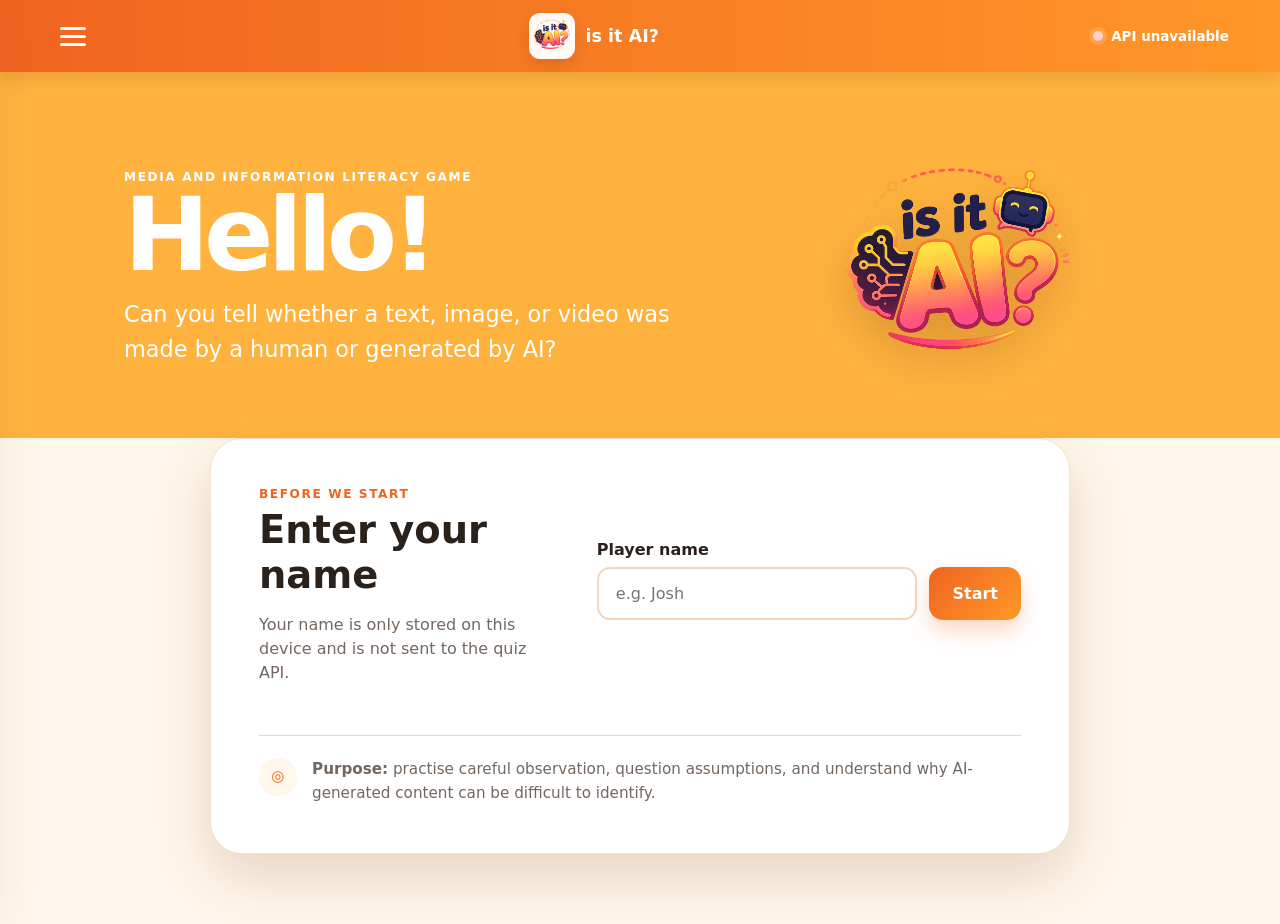
<file: index.html>
<!doctype html>
<html lang="en">
  <head>
    <meta charset="UTF-8" />
    <meta name="viewport" content="width=device-width, initial-scale=1.0" />
    <meta
      name="description"
      content="is it AI? is a Human-or-AI media literacy guessing game created by Team Bele for the UNESCO Youth Hackathon."
    />
    <meta name="theme-color" content="#f58220" />
    <title>is it AI?</title>
    <link rel="icon" href="assets/logo3.png" type="image/png" />
    <link rel="stylesheet" href="css/styles.css?v=7" />
  </head>
  <body>
    <a class="skip-link" href="#app-main">Skip to game</a>

    <div class="app-shell" id="app">
      <div id="topbar-root"></div>

      <div id="sidebar-root"></div>

      <main id="app-main" tabindex="-1">
        <div id="welcome-root"></div>
        <div id="level-root"></div>
        <div id="quiz-root"></div>
        <div id="about-root"></div>
        <div id="result-root"></div>
        <div id="review-root"></div>
      </main>

      <!-- GLOBAL UI -->
      <div id="global-ui-root"></div>
    </div>

    <script defer src="js/component-loader.js?v=10"></script>
  </body>
</html>
</file>
<file: css/styles.css>
:root {
  --orange-900: #d95117;
  --orange-700: #f06420;
  --orange-600: #f58220;
  --orange-500: #ff9828;
  --amber-400: #ffb33e;
  --amber-300: #ffc862;
  --cream: #fff7eb;
  --paper: #ffffff;
  --ink: #2b211b;
  --muted: #74675f;
  --line: #f0d6bd;
  --green: #198754;
  --red: #c83b34;
  --shadow: 0 22px 55px rgba(116, 57, 13, 0.18);
  --soft-shadow: 0 12px 30px rgba(116, 57, 13, 0.13);
  --radius-xl: 32px;
  --radius-lg: 22px;
  --radius-md: 15px;
  --focus: 0 0 0 4px rgba(255, 255, 255, 0.6), 0 0 0 7px rgba(89, 46, 16, 0.5);
  --font-primary:
    ui-rounded, "Arial Rounded MT Bold", "Trebuchet MS", system-ui, sans-serif;
  --font-body:
    system-ui, -apple-system, BlinkMacSystemFont, "Segoe UI", sans-serif;
  font-family: var(--font-primary);
  color: var(--ink);
  background: var(--cream);
}

* {
  box-sizing: border-box;
}
html {
  scroll-behavior: smooth;
}
body {
  margin: 0;
  min-width: 320px;
  min-height: 100vh;
  background: var(--cream);
}
button,
input {
  font: inherit;
}
button {
  cursor: pointer;
}
button:disabled {
  cursor: not-allowed;
}
img,
video {
  max-width: 100%;
}
[hidden] {
  display: none !important;
}

.skip-link {
  position: fixed;
  left: 12px;
  top: -100px;
  z-index: 1000;
  padding: 10px 16px;
  background: var(--ink);
  color: white;
  border-radius: 8px;
  text-decoration: none;
}
.skip-link:focus {
  top: 12px;
}

.app-shell {
  min-height: 100vh;
  overflow-x: hidden;
}
.topbar {
  height: 72px;
  display: flex;
  align-items: center;
  justify-content: space-between;
  gap: 18px;
  padding: 0 clamp(18px, 4vw, 54px);
  background: linear-gradient(90deg, var(--orange-700), var(--orange-500));
  color: white;
  position: relative;
  z-index: 30;
  box-shadow: 0 5px 15px rgba(117, 45, 8, 0.15);
}
.icon-button,
.brand,
.back-button {
  border: 0;
  background: transparent;
  color: inherit;
  display: inline-flex;
  align-items: center;
  justify-content: center;
}
.menu-button {
  width: 44px;
  height: 44px;
  flex-direction: column;
  gap: 5px;
  border-radius: 12px;
}
.menu-button span {
  width: 26px;
  height: 3px;
  border-radius: 99px;
  background: white;
}
.icon-button:hover,
.brand:hover,
.back-button:hover {
  background: rgba(255, 255, 255, 0.14);
}
.icon-button:focus-visible,
.brand:focus-visible,
.back-button:focus-visible,
button:focus-visible,
input:focus-visible {
  outline: none;
  box-shadow: var(--focus);
}
.brand {
  gap: 10px;
  padding: 5px 10px;
  border-radius: 13px;
  font-weight: 900;
  font-size: 1.1rem;
}
.brand-logo {
  width: 46px;
  height: 46px;
  object-fit: contain;
  flex: 0 0 46px;
  border-radius: 11px;
  background: rgba(255, 255, 255, 0.96);
  padding: 2px;
  box-shadow: 0 5px 14px rgba(71, 34, 17, 0.15);
}
.api-indicator {
  display: flex;
  align-items: center;
  gap: 8px;
  font-size: 0.84rem;
  font-weight: 800;
}
.status-dot {
  width: 10px;
  height: 10px;
  border-radius: 50%;
  background: #fff3c4;
  box-shadow: 0 0 0 4px rgba(255, 255, 255, 0.14);
}
.api-indicator[data-status="online"] .status-dot {
  background: #8ff1ad;
}
.api-indicator[data-status="offline"] .status-dot {
  background: #ffd0cc;
}
.api-indicator[data-status="checking"] .status-dot {
  animation: pulse 1s infinite;
}

.side-menu {
  position: fixed;
  inset: 0 auto 0 0;
  z-index: 60;
  width: min(390px, 88vw);
  padding: 28px;
  background: white;
  transform: translateX(-105%);
  transition: transform 0.28s ease;
  box-shadow: var(--shadow);
  display: flex;
  flex-direction: column;
}
.side-menu.is-open {
  transform: translateX(0);
}
.side-menu__head {
  display: flex;
  justify-content: space-between;
  align-items: flex-start;
  border-bottom: 1px solid var(--line);
  padding-bottom: 22px;
}
.side-menu h2 {
  margin: 3px 0 0;
  font-size: 2rem;
}
.close-button,
.modal-close {
  width: 42px;
  height: 42px;
  border-radius: 50%;
  color: var(--ink);
  font-size: 2rem;
}
.side-menu nav {
  display: grid;
  gap: 8px;
  padding: 26px 0;
}
.menu-link {
  text-align: left;
  border: 0;
  background: transparent;
  border-radius: 13px;
  padding: 14px 16px;
  font-weight: 900;
  color: var(--ink);
}
.menu-link:hover {
  background: var(--cream);
  color: var(--orange-700);
}
.side-menu__tip {
  margin-top: auto;
  background: var(--cream);
  border: 1px solid var(--line);
  padding: 18px;
  border-radius: var(--radius-md);
  line-height: 1.55;
}
.side-menu__tip p {
  margin: 8px 0 0;
  color: var(--muted);
}
.menu-backdrop,
.modal-backdrop {
  position: fixed;
  inset: 0;
  background: rgba(37, 22, 12, 0.48);
  backdrop-filter: blur(3px);
  z-index: 50;
}

.screen {
  min-height: calc(100vh - 72px);
  animation: fadeIn 0.25s ease;
}
.welcome-screen {
  background: linear-gradient(180deg, var(--amber-400) 0 43%, var(--cream) 43%);
  padding-bottom: 70px;
}
.welcome-hero {
  max-width: 1160px;
  margin: 0 auto;
  min-height: 390px;
  padding: 66px clamp(22px, 5vw, 78px) 120px;
  display: grid;
  grid-template-columns: 1.2fr 0.8fr;
  align-items: center;
  gap: 40px;
  color: white;
}
.welcome-copy h1 {
  margin: 4px 0 15px;
  font-size: clamp(3.2rem, 8vw, 6.8rem);
  line-height: 0.92;
  letter-spacing: -0.055em;
}
.welcome-copy p:not(.eyebrow) {
  max-width: 650px;
  font-size: clamp(1.05rem, 2vw, 1.4rem);
  line-height: 1.55;
  margin: 0;
  font-family: var(--font-body);
}
.eyebrow,
.section-kicker {
  margin: 0;
  text-transform: uppercase;
  letter-spacing: 0.13em;
  font-size: 0.76rem;
  font-weight: 900;
  color: var(--orange-700);
}
.eyebrow.light,
.light-text {
  color: white;
}
.lens-art {
  position: relative;
  height: 260px;
  display: grid;
  place-items: center;
}
.site-logo-art img {
  width: min(300px, 100%);
  max-height: 260px;
  object-fit: contain;
  filter: drop-shadow(0 18px 24px rgba(97, 44, 15, 0.22));
}
.card {
  background: white;
  border: 1px solid rgba(240, 214, 189, 0.7);
  border-radius: var(--radius-xl);
  box-shadow: var(--shadow);
}
.floating-card {
  max-width: 860px;
  margin: -80px auto 0;
  padding: clamp(25px, 5vw, 48px);
  position: relative;
  display: grid;
  grid-template-columns: 0.8fr 1.2fr;
  gap: 34px 55px;
  align-items: center;
}
.floating-card h2 {
  margin: 6px 0 6px;
  font-size: clamp(1.8rem, 3vw, 2.7rem);
}
.muted {
  color: var(--muted);
  font-family: var(--font-body);
  line-height: 1.5;
}
label {
  display: block;
  font-weight: 900;
  margin-bottom: 8px;
}
.input-row {
  display: flex;
  gap: 12px;
}
input {
  min-width: 0;
  flex: 1;
  padding: 15px 17px;
  border: 2px solid var(--line);
  border-radius: 13px;
  color: var(--ink);
  background: white;
}
input:focus {
  border-color: var(--orange-600);
}
.primary-button,
.secondary-button,
.text-button {
  border: 0;
  border-radius: 14px;
  padding: 14px 23px;
  font-weight: 900;
  transition:
    transform 0.16s ease,
    box-shadow 0.16s ease,
    background 0.16s ease;
}
.primary-button {
  color: white;
  background: linear-gradient(135deg, var(--orange-700), var(--orange-500));
  box-shadow: 0 11px 20px rgba(238, 102, 28, 0.25);
}
.primary-button:hover,
.secondary-button:hover {
  transform: translateY(-2px);
}
.secondary-button {
  color: var(--orange-700);
  background: white;
  border: 2px solid var(--orange-500);
}
.text-button {
  background: transparent;
  color: var(--orange-700);
  padding: 10px;
}
.field-error {
  min-height: 22px;
  color: var(--red);
  font: 700 0.88rem var(--font-body);
  margin: 7px 0 0;
}
.purpose-note {
  grid-column: 1 / -1;
  border-top: 1px solid var(--line);
  padding-top: 22px;
  display: flex;
  gap: 15px;
  align-items: flex-start;
  font: 0.95rem/1.55 var(--font-body);
  color: var(--muted);
}
.purpose-note p {
  margin: 0;
}
.purpose-icon {
  flex: 0 0 38px;
  height: 38px;
  display: grid;
  place-items: center;
  border-radius: 50%;
  background: var(--cream);
  color: var(--orange-700);
  font-weight: 900;
}

.level-screen {
  background:
    radial-gradient(
      circle at 20% 20%,
      rgba(255, 255, 255, 0.18),
      transparent 28%
    ),
    linear-gradient(140deg, var(--amber-400), var(--orange-500));
  color: white;
  display: grid;
  place-items: center;
  padding: 45px 20px;
}
.centered-panel {
  width: min(1080px, 100%);
  text-align: center;
}
.centered-panel h1 {
  margin: 8px 0 12px;
  font-size: clamp(2.7rem, 7vw, 5.5rem);
  letter-spacing: -0.04em;
}
.level-intro {
  max-width: 730px;
  margin: 0 auto 40px;
  font: 1.05rem/1.65 var(--font-body);
}
.level-grid {
  display: grid;
  grid-template-columns: repeat(3, 1fr);
  gap: 26px;
  margin-bottom: 28px;
}
.level-card {
  min-height: 220px;
  border: 0;
  border-radius: 25px;
  padding: 28px;
  color: white;
  display: flex;
  flex-direction: column;
  align-items: center;
  justify-content: center;
  gap: 9px;
  box-shadow: 0 22px 40px rgba(139, 54, 12, 0.22);
  transition:
    transform 0.2s ease,
    box-shadow 0.2s ease;
}
.level-card:hover {
  transform: translateY(-7px) scale(1.015);
  box-shadow: 0 28px 45px rgba(139, 54, 12, 0.3);
}
.level-card.easy {
  background: linear-gradient(145deg, #ef3f2d, #f66425);
}
.level-card.medium {
  background: linear-gradient(145deg, #f87522, #f99a27);
}
.level-card.hard {
  background: linear-gradient(145deg, #de5a1d, #f58424);
}
.level-icon {
  width: 48px;
  height: 48px;
  display: grid;
  place-items: center;
  border: 3px solid rgba(255, 255, 255, 0.65);
  border-radius: 50%;
}
.level-name {
  font-size: 2rem;
  font-weight: 900;
}
.level-detail {
  font: 0.95rem/1.45 var(--font-body);
  opacity: 0.92;
}

.quiz-screen {
  background: linear-gradient(155deg, var(--amber-400), var(--orange-500));
  padding: clamp(18px, 4vw, 45px);
}
.quiz-layout {
  width: min(980px, 100%);
  margin: 0 auto;
}
.quiz-topline {
  display: grid;
  grid-template-columns: auto 1fr auto;
  align-items: center;
  gap: 15px;
  color: white;
}
.back-button {
  width: 50px;
  height: 50px;
  border-radius: 50%;
  font-size: 2rem;
}
.progress-copy {
  display: flex;
  flex-direction: column;
  gap: 2px;
}
.progress-copy span {
  font: 700 0.85rem var(--font-body);
  opacity: 0.85;
}
.progress-copy strong {
  font-size: 1.08rem;
}
.score-mini {
  padding: 9px 13px;
  border-radius: 999px;
  background: rgba(255, 255, 255, 0.19);
  font-size: 0.9rem;
  font-weight: 900;
}
.progress-track {
  height: 8px;
  margin: 15px 0 22px;
  background: rgba(255, 255, 255, 0.25);
  border-radius: 99px;
  overflow: hidden;
}
.progress-fill {
  height: 100%;
  width: 0;
  background: white;
  border-radius: inherit;
  transition: width 0.35s ease;
}
.question-card {
  background: white;
  border-radius: var(--radius-xl);
  padding: clamp(22px, 4vw, 42px);
  box-shadow: var(--shadow);
}
.question-meta {
  display: flex;
  align-items: center;
  gap: 10px;
  color: var(--muted);
  font: 700 0.87rem var(--font-body);
}
.content-badge {
  background: var(--cream);
  color: var(--orange-700);
  border-radius: 999px;
  padding: 7px 10px;
  font-weight: 900;
  letter-spacing: 0.08em;
}
.question-card h1 {
  margin: 16px 0 5px;
  font-size: clamp(2rem, 5vw, 3.7rem);
  letter-spacing: -0.035em;
}
.question-prompt {
  color: var(--muted);
  margin: 0 0 23px;
  font-family: var(--font-body);
}
.content-frame {
  min-height: 280px;
  border: 2px solid #f3dfcc;
  background: #fffaf4;
  border-radius: 24px;
  padding: clamp(15px, 3vw, 25px);
  display: grid;
  place-items: center;
  overflow: hidden;
}
.media-content {
  width: 100%;
  display: grid;
  place-items: center;
}
.media-content img,
.media-content video {
  max-height: 430px;
  width: auto;
  border-radius: 14px;
  box-shadow: 0 10px 25px rgba(44, 30, 20, 0.12);
  background: #191919;
}
.media-text blockquote {
  max-width: 760px;
  margin: 0;
  padding: clamp(16px, 4vw, 36px);
  font:
    clamp(1.05rem, 2.2vw, 1.4rem)/1.75 Georgia,
    serif;
  color: #3e342e;
}
.media-text blockquote::before {
  content: "“";
  color: var(--orange-500);
  font-size: 3rem;
  line-height: 0;
  vertical-align: -0.35em;
  margin-right: 5px;
}
.media-error {
  text-align: center;
  font: 0.95rem/1.55 var(--font-body);
  color: var(--muted);
}
.media-error a {
  color: var(--orange-700);
  font-weight: 800;
}
.answer-area {
  padding-top: 25px;
}
.answer-label {
  text-align: center;
  color: var(--orange-700);
  font-weight: 900;
}
.answer-buttons {
  display: grid;
  grid-template-columns: repeat(2, minmax(0, 1fr));
  gap: 24px;
}
.answer-button {
  border: 0;
  border-radius: 18px;
  padding: 19px 23px;
  color: white;
  display: flex;
  align-items: center;
  justify-content: center;
  gap: 15px;
  text-align: left;
  box-shadow: var(--soft-shadow);
  transition:
    transform 0.16s ease,
    filter 0.16s ease,
    opacity 0.16s ease;
}
.answer-button:hover:not(:disabled) {
  transform: translateY(-3px);
  filter: saturate(1.12);
}
.answer-button.human {
  background: linear-gradient(135deg, #f04a2f, #f66d28);
}
.answer-button.ai {
  background: linear-gradient(135deg, #f27c22, #fa9f2e);
}
.answer-button strong {
  display: block;
  font-size: 1.35rem;
}
.answer-button small {
  display: block;
  margin-top: 3px;
  opacity: 0.88;
  font: 0.78rem var(--font-body);
}
.answer-symbol {
  font-size: 1.8rem;
}
.answer-button:disabled {
  opacity: 0.7;
}
.answer-button.is-selected {
  outline: 4px solid var(--ink);
  outline-offset: 3px;
  opacity: 1;
}
.answer-button.is-correct {
  background: var(--green);
}
.answer-button.is-wrong {
  background: var(--red);
}
.answer-button.is-loading {
  animation: pulse 0.8s infinite;
}
.answer-feedback {
  margin: 20px auto 0;
  max-width: 650px;
  padding: 14px 18px;
  border-radius: 14px;
  text-align: center;
  font: 0.92rem/1.5 var(--font-body);
}
.answer-feedback strong {
  display: block;
  font: 900 1.05rem var(--font-primary);
}
.answer-feedback.correct {
  background: #e7f7ed;
  color: #12643d;
}
.answer-feedback.incorrect {
  background: #fff0ee;
  color: #9b2d28;
}
.next-button {
  display: block;
  margin: 18px auto 0;
}

.result-screen {
  background: #fff;
  display: grid;
  place-items: center;
  padding: 35px 20px;
}
.result-card {
  width: min(700px, 100%);
  text-align: center;
  padding: clamp(30px, 6vw, 60px);
}
.result-card h1 {
  font-size: clamp(2.2rem, 5vw, 3.6rem);
  margin: 7px 0 10px;
}
.result-message {
  max-width: 560px;
  margin: 0 auto;
  color: var(--muted);
  font: 1rem/1.6 var(--font-body);
}
.medal-wrap {
  width: 230px;
  height: 250px;
  margin: 22px auto 8px;
  position: relative;
  display: grid;
  place-items: start center;
  padding-top: 27px;
}
.medal-rays {
  position: absolute;
  top: 0;
  width: 195px;
  height: 195px;
  background: repeating-conic-gradient(
    from 4deg,
    rgba(255, 202, 34, 0.28) 0 8deg,
    transparent 8deg 17deg
  );
  border-radius: 50%;
  animation: rotateSlow 18s linear infinite;
}
.medal-disc {
  position: relative;
  z-index: 3;
  width: 150px;
  height: 150px;
  border: 16px solid #f4b900;
  border-radius: 50%;
  background: linear-gradient(145deg, #fff52d, #ffce15);
  display: grid;
  place-items: center;
  box-shadow:
    inset 0 0 0 7px rgba(255, 255, 255, 0.25),
    var(--soft-shadow);
}
.medal-disc span {
  color: white;
  font-size: 2.5rem;
  font-weight: 900;
  text-shadow: 0 2px 2px rgba(152, 80, 0, 0.18);
}
.ribbon {
  position: absolute;
  z-index: 1;
  top: 150px;
  width: 46px;
  height: 80px;
  background: var(--orange-700);
  clip-path: polygon(0 0, 100% 0, 100% 100%, 50% 75%, 0 100%);
}
.ribbon-left {
  left: 63px;
  transform: rotate(14deg);
}
.ribbon-right {
  right: 63px;
  transform: rotate(-14deg);
}
.medal-wrap.silver .medal-disc {
  border-color: #999;
  background: linear-gradient(145deg, #f6f6f6, #bfbfbf);
}
.medal-wrap.silver .medal-rays {
  filter: grayscale(1);
}
.medal-wrap.bronze .medal-disc {
  border-color: #a86e21;
  background: linear-gradient(145deg, #efc058, #c98a2e);
}
.medal-wrap.bronze .medal-rays {
  filter: sepia(0.8);
}
.result-stats {
  display: grid;
  grid-template-columns: repeat(3, 1fr);
  gap: 10px;
  margin: 12px 0 27px;
}
.result-stats div {
  background: var(--cream);
  border: 1px solid var(--line);
  border-radius: 15px;
  padding: 13px;
}
.result-stats span {
  display: block;
  color: var(--muted);
  font: 0.75rem var(--font-body);
}
.result-stats strong {
  display: block;
  margin-top: 3px;
  font-size: 1.4rem;
}
.result-actions {
  display: flex;
  justify-content: center;
  flex-wrap: wrap;
  gap: 12px;
}

.review-screen {
  background: white;
  padding: clamp(25px, 5vw, 60px);
}
.review-shell {
  width: min(1220px, 100%);
  margin: 0 auto;
}
.review-header {
  display: grid;
  grid-template-columns: auto 1fr;
  gap: 18px;
  align-items: start;
  margin-bottom: 28px;
}
.dark-back {
  color: var(--orange-600);
}
.review-header h1 {
  margin: 5px 0 8px;
  font-size: clamp(2rem, 4vw, 3.4rem);
}
.review-header p:last-child {
  margin: 0;
  color: var(--muted);
  font-family: var(--font-body);
}
.review-layout {
  display: grid;
  grid-template-columns: minmax(280px, 0.75fr) minmax(450px, 1.35fr);
  gap: 30px;
  min-height: 560px;
}
.review-list {
  display: flex;
  flex-direction: column;
  gap: 10px;
}
.review-item {
  width: 100%;
  border: 1px solid var(--line);
  background: white;
  border-radius: 13px;
  padding: 13px 14px;
  display: grid;
  grid-template-columns: 38px 1fr 30px;
  gap: 10px;
  align-items: center;
  text-align: left;
  color: var(--ink);
}
.review-item:hover,
.review-item.is-active {
  border-color: var(--orange-500);
  background: var(--cream);
}
.review-number {
  width: 32px;
  height: 32px;
  display: grid;
  place-items: center;
  border-radius: 50%;
  background: #fff0df;
  color: var(--orange-700);
  font-weight: 900;
}
.review-item-copy strong,
.review-item-copy small {
  display: block;
}
.review-item-copy small {
  margin-top: 3px;
  color: var(--muted);
  white-space: nowrap;
  overflow: hidden;
  text-overflow: ellipsis;
  font: 0.75rem var(--font-body);
}
.review-status {
  width: 26px;
  height: 26px;
  display: grid;
  place-items: center;
  border-radius: 50%;
  color: white;
  font-weight: 900;
}
.review-item.correct .review-status {
  background: var(--green);
}
.review-item.incorrect .review-status {
  background: var(--red);
}
.review-preview {
  background: linear-gradient(145deg, var(--amber-400), var(--orange-500));
  border-radius: 26px;
  padding: clamp(18px, 3vw, 32px);
  overflow: auto;
}
.empty-preview {
  min-height: 450px;
  display: grid;
  place-items: center;
  align-content: center;
  color: white;
  text-align: center;
}
.empty-preview span {
  font-size: 4rem;
}
.review-detail {
  display: grid;
  gap: 20px;
}
.review-media {
  background: white;
  border-radius: 20px;
  min-height: 250px;
  padding: 18px;
  display: grid;
  place-items: center;
}
.review-media .media-content img,
.review-media .media-content video {
  max-height: 310px;
}
.review-media .media-text blockquote {
  max-height: 320px;
  overflow: auto;
  font-size: 1rem;
}
.review-copy {
  background: white;
  padding: clamp(20px, 3vw, 30px);
  border-radius: 20px;
  font: 0.95rem/1.65 var(--font-body);
}
.review-copy h2 {
  margin: 18px 0 5px;
  font: 900 1.5rem var(--font-primary);
}
.review-copy h3 {
  font: 900 1.1rem var(--font-primary);
}
.review-copy ul {
  padding-left: 20px;
}
.review-answer-row {
  display: flex;
  flex-wrap: wrap;
  gap: 10px;
}
.review-answer-row span {
  background: var(--cream);
  border-radius: 999px;
  padding: 8px 12px;
  font-size: 0.83rem;
}
.source-note {
  border-left: 4px solid var(--orange-500);
  padding-left: 12px;
  color: var(--muted);
}
.literacy-note,
.modal-callout {
  background: #fff4d6;
  border: 1px solid #f1d68f;
  border-radius: 13px;
  padding: 14px;
}
.review-actions {
  display: flex;
  justify-content: flex-end;
  flex-wrap: wrap;
  gap: 12px;
  margin-top: 25px;
}

.loading-overlay {
  position: fixed;
  inset: 0;
  z-index: 90;
  background: rgba(255, 249, 239, 0.92);
  backdrop-filter: blur(7px);
  display: grid;
  place-items: center;
  align-content: center;
  text-align: center;
  padding: 20px;
}
.loading-overlay p {
  color: var(--muted);
  font-family: var(--font-body);
}
.loader {
  width: 56px;
  height: 56px;
  border: 7px solid #f7d6b1;
  border-top-color: var(--orange-600);
  border-radius: 50%;
  animation: rotate 1s linear infinite;
  margin-bottom: 18px;
}
.info-modal {
  position: relative;
  width: min(650px, calc(100% - 28px));
  max-height: 88vh;
  overflow: auto;
  margin: 6vh auto;
  background: white;
  border-radius: 25px;
  padding: clamp(27px, 5vw, 48px);
  box-shadow: var(--shadow);
  font: 1rem/1.65 var(--font-body);
}
.info-modal h2 {
  font: 900 clamp(2rem, 5vw, 3rem) var(--font-primary);
  margin: 5px 0 13px;
}
.modal-close {
  position: absolute;
  right: 18px;
  top: 18px;
}
.modal-steps {
  padding-left: 22px;
}
.modal-steps li {
  margin-bottom: 13px;
  padding-left: 7px;
}
.modal-steps span {
  display: block;
  color: var(--muted);
}
.url-wrap {
  overflow-wrap: anywhere;
}
.toast {
  position: fixed;
  z-index: 110;
  bottom: 24px;
  left: 50%;
  transform: translateX(-50%);
  max-width: min(550px, calc(100% - 28px));
  background: var(--ink);
  color: white;
  border-radius: 13px;
  padding: 13px 18px;
  box-shadow: var(--shadow);
  font: 0.92rem/1.45 var(--font-body);
}
.toast[data-tone="error"] {
  background: #9e2c26;
}

@keyframes fadeIn {
  from {
    opacity: 0;
    transform: translateY(5px);
  }
  to {
    opacity: 1;
    transform: none;
  }
}
@keyframes rotate {
  to {
    transform: rotate(360deg);
  }
}
@keyframes rotateSlow {
  to {
    transform: rotate(360deg);
  }
}
@keyframes pulse {
  50% {
    opacity: 0.48;
  }
}

@media (max-width: 800px) {
  .topbar {
    height: 64px;
    padding: 0 14px;
  }
  .screen {
    min-height: calc(100vh - 64px);
  }
  .api-label {
    display: none;
  }
  .welcome-screen {
    background: linear-gradient(
      180deg,
      var(--amber-400) 0 38%,
      var(--cream) 38%
    );
  }
  .welcome-hero {
    min-height: 330px;
    grid-template-columns: 1fr;
    padding: 45px 24px 95px;
    text-align: center;
  }
  .welcome-copy p:not(.eyebrow) {
    margin-inline: auto;
  }
  .lens-art {
    display: none;
  }
  .floating-card {
    width: calc(100% - 28px);
    grid-template-columns: 1fr;
    margin-top: -65px;
    gap: 22px;
  }
  .purpose-note {
    grid-column: auto;
  }
  .level-grid {
    grid-template-columns: 1fr;
    max-width: 520px;
    margin-inline: auto;
  }
  .level-card {
    min-height: 150px;
    display: grid;
    grid-template-columns: 52px 1fr;
    text-align: left;
    justify-items: start;
    align-content: center;
  }
  .level-name,
  .level-detail {
    grid-column: 2;
  }
  .level-icon {
    grid-row: 1 / span 2;
  }
  .quiz-screen {
    padding: 15px;
  }
  .question-card {
    border-radius: 23px;
  }
  .content-frame {
    min-height: 230px;
  }
  .answer-buttons {
    gap: 12px;
  }
  .answer-button {
    padding: 16px 12px;
  }
  .answer-button small {
    display: none;
  }
  .review-layout {
    grid-template-columns: 1fr;
    min-height: auto;
  }
  .review-preview {
    min-height: 420px;
  }
  .review-list {
    display: grid;
    grid-template-columns: repeat(2, minmax(0, 1fr));
  }
  .review-item {
    grid-template-columns: 34px 1fr 25px;
  }
}

@media (max-width: 520px) {
  .brand > span:last-child {
    display: none;
  }
  .welcome-copy h1 {
    font-size: 3.4rem;
  }
  .input-row {
    flex-direction: column;
  }
  .input-row .primary-button {
    width: 100%;
  }
  .centered-panel h1 {
    font-size: 3rem;
  }
  .quiz-topline {
    grid-template-columns: auto 1fr;
  }
  .score-mini {
    display: none;
  }
  .content-frame {
    padding: 10px;
  }
  .media-content img,
  .media-content video {
    max-height: 340px;
  }
  .answer-buttons {
    grid-template-columns: 1fr;
  }
  .answer-button {
    justify-content: flex-start;
    padding-left: 25%;
  }
  .result-stats {
    grid-template-columns: 1fr;
  }
  .result-actions > *,
  .review-actions > * {
    width: 100%;
  }
  .review-list {
    grid-template-columns: 1fr;
  }
  .review-preview {
    padding: 13px;
  }
  .review-answer-row {
    flex-direction: column;
  }
}

@media (prefers-reduced-motion: reduce) {
  *,
  *::before,
  *::after {
    scroll-behavior: auto !important;
    animation-duration: 0.01ms !important;
    animation-iteration-count: 1 !important;
    transition-duration: 0.01ms !important;
  }
}

/* ===== Bele v3 additions: timer, About Us, team cards, and video reliability ===== */
.level-time {
  margin-top: 5px;
  padding: 7px 11px;
  border: 1px solid rgba(255, 255, 255, 0.42);
  border-radius: 999px;
  background: rgba(255, 255, 255, 0.13);
  font: 800 0.78rem/1 var(--font-body);
}

.quiz-status-cluster {
  display: flex;
  align-items: center;
  justify-content: flex-end;
  gap: 10px;
}
.question-timer {
  min-width: 112px;
  display: flex;
  align-items: center;
  justify-content: center;
  gap: 8px;
  padding: 7px 12px;
  border: 1px solid rgba(255, 255, 255, 0.38);
  border-radius: 15px;
  background: rgba(255, 255, 255, 0.19);
  transition:
    background 0.2s ease,
    transform 0.2s ease,
    box-shadow 0.2s ease;
}
.timer-icon {
  font-size: 1.45rem;
  line-height: 1;
}
.timer-copy {
  display: flex;
  flex-direction: column;
  line-height: 1;
}
.timer-copy small {
  font: 700 0.63rem/1.1 var(--font-body);
  opacity: 0.83;
}
.timer-copy strong {
  margin-top: 3px;
  font-size: 1.1rem;
}
.question-timer[data-state="warning"] {
  background: #fff1a9;
  color: #674400;
  border-color: #fff6ce;
}
.question-timer[data-state="danger"] {
  background: #a62e29;
  color: white;
  border-color: #ffc1bc;
  animation: timerPulse 0.85s ease-in-out infinite;
}
.answer-feedback.timeout {
  background: #fff4cf;
  color: #775000;
}

.media-content img,
.media-content video {
  max-width: 100%;
}
.media-video {
  width: 100%;
}
.video-shell {
  width: min(100%, 790px);
  position: relative;
  display: grid;
  gap: 10px;
  justify-items: center;
}
.video-shell video {
  display: block;
  width: 100%;
  max-height: 430px;
  aspect-ratio: 16 / 9;
  object-fit: contain;
  border-radius: 15px;
  background: #161616;
}
.video-loading {
  position: absolute;
  inset: 0 0 38px;
  display: none;
  place-items: center;
  align-content: center;
  gap: 9px;
  border-radius: 15px;
  background: rgba(22, 22, 22, 0.82);
  color: white;
  font: 800 0.88rem var(--font-body);
  pointer-events: none;
}
.video-shell.is-loading .video-loading {
  display: grid;
}
.video-shell.is-slow .video-loading span:last-child::after {
  content: " Check your connection or open the original video below.";
  display: block;
  max-width: 310px;
  margin-top: 7px;
  font-weight: 500;
  line-height: 1.4;
  opacity: 0.78;
}
.mini-loader {
  width: 31px;
  height: 31px;
  border: 4px solid rgba(255, 255, 255, 0.28);
  border-top-color: white;
  border-radius: 50%;
  animation: rotate 0.85s linear infinite;
}
.video-actions {
  width: 100%;
  display: flex;
  justify-content: flex-end;
}
.video-actions a,
.media-error-actions a {
  color: var(--orange-700);
  font: 800 0.82rem var(--font-body);
}
.media-error {
  width: min(100%, 620px);
  padding: 25px;
  border: 1px dashed #dda980;
  border-radius: 17px;
  background: white;
}
.media-error strong {
  display: block;
  color: var(--ink);
  font-size: 1.05rem;
}
.media-error-actions {
  display: flex;
  justify-content: center;
  align-items: center;
  flex-wrap: wrap;
  gap: 12px;
  margin-top: 13px;
}
.compact-button {
  padding: 9px 14px;
  border-radius: 10px;
  font-size: 0.82rem;
}

.about-screen {
  background: #fffaf4;
  padding: clamp(28px, 5vw, 68px) clamp(18px, 5vw, 60px);
}
.about-shell {
  width: min(1180px, 100%);
  margin: 0 auto;
}
.about-header {
  display: grid;
  grid-template-columns: auto 1fr;
  gap: 18px;
  align-items: start;
  margin-bottom: 28px;
}
.about-header h1 {
  margin: 4px 0 8px;
  font-size: clamp(2.7rem, 6vw, 5rem);
  letter-spacing: -0.045em;
}
.about-lead {
  max-width: 780px;
  margin: 0;
  color: var(--muted);
  font: clamp(1rem, 2vw, 1.2rem)/1.65 var(--font-body);
}
.about-hero-card {
  display: grid;
  grid-template-columns: minmax(0, 1.3fr) minmax(240px, 0.7fr);
  gap: 34px;
  align-items: center;
  padding: clamp(27px, 5vw, 55px);
  border-radius: 30px;
  background: linear-gradient(135deg, var(--orange-700), var(--amber-400));
  color: white;
  box-shadow: var(--shadow);
}
.about-hero-card .section-kicker {
  color: #fff7dc;
}
.about-hero-card h2 {
  margin: 7px 0 12px;
  font-size: clamp(2rem, 4vw, 3.3rem);
  line-height: 1.05;
}
.about-hero-card p:last-child {
  max-width: 760px;
  margin: 0;
  font: 1rem/1.7 var(--font-body);
}
.about-emblem {
  min-height: 210px;
  display: grid;
  place-items: center;
  align-content: center;
  border: 2px solid rgba(255, 255, 255, 0.42);
  border-radius: 25px;
  background: rgba(255, 255, 255, 0.13);
  text-align: center;
}
.about-emblem img {
  width: min(190px, 78%);
  max-height: 155px;
  object-fit: contain;
  filter: drop-shadow(0 12px 18px rgba(75, 31, 11, 0.2));
}
.about-emblem small {
  margin-top: 15px;
  font: 900 0.78rem var(--font-body);
  text-transform: uppercase;
  letter-spacing: 0.12em;
}
.about-feature-grid {
  display: grid;
  grid-template-columns: repeat(4, minmax(0, 1fr));
  gap: 15px;
  margin: 24px 0 58px;
}
.about-feature {
  position: relative;
  padding: 25px;
  border: 1px solid var(--line);
  border-radius: 20px;
  background: white;
  box-shadow: 0 10px 25px rgba(116, 57, 13, 0.08);
}
.about-feature > span {
  color: var(--orange-500);
  font-size: 0.75rem;
  font-weight: 900;
}
.about-feature h3 {
  margin: 9px 0 7px;
  font-size: 1.25rem;
}
.about-feature p {
  margin: 0;
  color: var(--muted);
  font: 0.9rem/1.55 var(--font-body);
}
.section-heading-row {
  display: flex;
  justify-content: space-between;
  align-items: end;
  gap: 30px;
  margin-bottom: 22px;
}
.section-heading-row h2 {
  margin: 5px 0 0;
  font-size: clamp(2rem, 4vw, 3.2rem);
}
.section-heading-row > p {
  max-width: 430px;
  margin: 0;
  color: var(--muted);
  font: 0.95rem/1.6 var(--font-body);
}
.team-grid {
  display: grid;
  grid-template-columns: repeat(6, minmax(0, 1fr));
  gap: 17px;
}
.team-card {
  grid-column: span 2;
  min-width: 0;
  padding: 24px;
  border: 1px solid var(--line);
  border-radius: 22px;
  background: white;
  box-shadow: 0 12px 28px rgba(116, 57, 13, 0.09);
}
.team-card:nth-child(4) {
  grid-column: 2 / span 2;
}
.team-card:nth-child(5) {
  grid-column: 4 / span 2;
}
.member-avatar {
  width: 66px;
  height: 66px;
  display: grid;
  place-items: center;
  border-radius: 20px;
  background: linear-gradient(145deg, var(--orange-700), var(--amber-400));
  color: white;
  font-size: 1.25rem;
  font-weight: 900;
  box-shadow: var(--soft-shadow);
}
.member-role {
  margin: 20px 0 5px;
  color: var(--orange-700);
  font: 900 0.72rem/1.35 var(--font-body);
  text-transform: uppercase;
  letter-spacing: 0.08em;
}
.member-copy h3 {
  margin: 0 0 9px;
  font-size: 1.45rem;
}
.member-copy > p:not(.member-role) {
  min-height: 76px;
  margin: 0;
  color: var(--muted);
  font: 0.9rem/1.55 var(--font-body);
}
.member-skills {
  display: flex;
  flex-wrap: wrap;
  gap: 7px;
  margin-top: 17px;
}
.member-skills span {
  padding: 6px 9px;
  border-radius: 999px;
  background: var(--cream);
  color: var(--orange-700);
  font: 800 0.7rem var(--font-body);
}
.about-info-grid {
  display: grid;
  grid-template-columns: repeat(3, 1fr);
  gap: 17px;
  margin: 55px 0 24px;
}
.about-info-card {
  padding: 23px;
  border-left: 5px solid var(--orange-500);
  border-radius: 16px;
  background: white;
  box-shadow: 0 9px 22px rgba(116, 57, 13, 0.08);
}
.about-info-card h3 {
  margin: 0 0 8px;
}
.about-info-card p {
  margin: 0;
  color: var(--muted);
  font: 0.9rem/1.6 var(--font-body);
}
.about-cta {
  display: flex;
  justify-content: space-between;
  align-items: center;
  gap: 25px;
  padding: 27px 30px;
  border-radius: 22px;
  background: #2b211b;
  color: white;
}
.about-cta .section-kicker {
  color: var(--amber-300);
}
.about-cta h2 {
  margin: 5px 0 0;
  font-size: clamp(1.5rem, 3vw, 2.2rem);
}

.result-stats {
  grid-template-columns: repeat(4, 1fr);
}
.review-item.timed-out .review-status {
  background: #d28b12;
}

@keyframes timerPulse {
  50% {
    transform: scale(1.045);
    box-shadow: 0 0 0 5px rgba(255, 255, 255, 0.18);
  }
}

@media (max-width: 900px) {
  .about-feature-grid {
    grid-template-columns: repeat(2, 1fr);
  }
  .team-grid {
    grid-template-columns: repeat(2, 1fr);
  }
  .team-card,
  .team-card:nth-child(4),
  .team-card:nth-child(5) {
    grid-column: auto;
  }
  .team-card:last-child {
    grid-column: 1 / -1;
  }
  .about-info-grid {
    grid-template-columns: 1fr;
  }
}

@media (max-width: 800px) {
  .level-card {
    grid-template-rows: auto auto auto;
  }
  .level-name,
  .level-detail,
  .level-time {
    grid-column: 2;
  }
  .level-icon {
    grid-row: 1 / span 3;
  }
  .about-hero-card {
    grid-template-columns: 1fr;
  }
  .about-emblem {
    min-height: 170px;
  }
  .section-heading-row {
    align-items: start;
    flex-direction: column;
    gap: 10px;
  }
}

@media (max-width: 620px) {
  .quiz-topline {
    grid-template-columns: auto 1fr;
  }
  .quiz-status-cluster {
    grid-column: 1 / -1;
    justify-content: space-between;
  }
  .score-mini {
    display: block;
  }
  .question-timer {
    min-width: 105px;
  }
  .about-screen {
    padding-inline: 14px;
  }
  .about-header {
    grid-template-columns: 1fr;
  }
  .about-header .back-button {
    justify-self: start;
  }
  .about-feature-grid,
  .team-grid {
    grid-template-columns: 1fr;
  }
  .team-card:last-child {
    grid-column: auto;
  }
  .about-cta {
    align-items: stretch;
    flex-direction: column;
  }
  .about-cta .primary-button {
    width: 100%;
  }
  .result-stats {
    grid-template-columns: repeat(2, 1fr);
  }
}

@media (max-width: 420px) {
  .quiz-status-cluster {
    gap: 7px;
  }
  .score-mini,
  .question-timer {
    font-size: 0.78rem;
  }
  .question-timer {
    padding-inline: 9px;
  }
  .about-hero-card,
  .team-card {
    padding: 21px;
  }
}

@media (prefers-reduced-motion: reduce) {
  .question-timer[data-state="danger"] {
    animation: none;
  }
  .mini-loader {
    animation-duration: 1.5s !important;
  }
}
.member-photo {
  width: 200px;
  height: 200px;
  display: block;
  object-fit: cover;
  border-radius: 20px;
  box-shadow: var(--soft-shadow);
  background: var(--cream);
  margin: 0 auto 16px;
}

/* Short explanation shown immediately after every answer. */
.answer-feedback .feedback-explanation {
  margin: 7px 0 0;
  font: 0.9rem/1.55 var(--font-body);
}

/* ===== is it AI? v7: responsive explanation review page ===== */
.review-screen {
  overflow-x: clip;
  padding: clamp(18px, 4vw, 60px);
}

.review-shell,
.review-layout,
.review-list,
.review-preview,
.review-detail,
.review-media,
.review-copy,
.review-item,
.review-item-copy,
.review-answer-row,
.media-content,
.video-shell {
  min-width: 0;
  max-width: 100%;
}

.review-layout {
  grid-template-columns: minmax(240px, 0.72fr) minmax(0, 1.28fr);
  align-items: start;
}

.review-preview {
  width: 100%;
  overflow: hidden;
}

.review-item-copy {
  overflow: hidden;
}

.review-detail {
  width: 100%;
}

.review-media {
  width: 100%;
  overflow: hidden;
}

.review-media .media-content,
.review-media .video-shell,
.review-media img,
.review-media video {
  width: 100%;
}

.review-media .media-content img,
.review-media .media-content video {
  display: block;
  width: 100%;
  height: auto;
  max-height: min(48vh, 360px);
  object-fit: contain;
}

.review-media .media-text blockquote {
  width: 100%;
  max-width: 100%;
  margin: 0;
  overflow-x: hidden;
  overflow-y: auto;
  overflow-wrap: anywhere;
  word-break: normal;
}

.review-copy,
.review-copy p,
.review-copy li,
.source-note,
.literacy-note,
.review-answer-row span {
  overflow-wrap: anywhere;
  word-break: break-word;
}

.review-answer-row span {
  max-width: 100%;
}

.review-copy ul {
  margin-right: 0;
}

@media (max-width: 1050px) {
  .review-layout {
    grid-template-columns: 1fr;
    gap: 22px;
    min-height: auto;
  }

  .review-list {
    display: grid;
    grid-template-columns: repeat(2, minmax(0, 1fr));
  }

  .review-preview {
    min-height: 0;
  }

  .empty-preview {
    min-height: 280px;
  }
}

@media (max-width: 620px) {
  .review-screen {
    padding: 16px 12px 28px;
  }

  .review-header {
    grid-template-columns: 1fr;
    gap: 9px;
    margin-bottom: 20px;
  }

  .review-header .back-button {
    width: 42px;
    height: 42px;
    justify-self: start;
  }

  .review-header h1 {
    margin-top: 4px;
    font-size: clamp(1.85rem, 9vw, 2.55rem);
    line-height: 1.08;
    overflow-wrap: anywhere;
  }

  .review-header p:last-child {
    line-height: 1.55;
  }

  .review-list {
    grid-template-columns: 1fr;
    gap: 8px;
  }

  .review-item {
    grid-template-columns: 34px minmax(0, 1fr) 26px;
    padding: 11px 12px;
  }

  .review-preview {
    padding: 10px;
    border-radius: 19px;
  }

  .review-detail {
    gap: 10px;
  }

  .review-media {
    min-height: 0;
    padding: 10px;
    border-radius: 14px;
  }

  .review-media .media-content img,
  .review-media .media-content video {
    max-height: 42vh;
    border-radius: 10px;
  }

  .review-media .media-text blockquote {
    max-height: none;
    padding: 14px 12px;
    font-size: 0.96rem;
    line-height: 1.65;
  }

  .review-copy {
    padding: 17px 14px;
    border-radius: 14px;
    font-size: 0.91rem;
    line-height: 1.6;
  }

  .review-copy h2 {
    margin-top: 14px;
    font-size: 1.3rem;
    line-height: 1.2;
  }

  .review-copy h3 {
    font-size: 1rem;
  }

  .review-answer-row {
    flex-direction: column;
    align-items: stretch;
  }

  .review-answer-row span {
    width: 100%;
    border-radius: 12px;
  }

  .review-actions {
    margin-top: 18px;
  }
}

@media (max-width: 360px) {
  .review-screen {
    padding-inline: 8px;
  }

  .review-preview {
    padding: 7px;
  }

  .review-copy {
    padding-inline: 12px;
  }
}

@media (max-width: 1050px) {
  .review-preview {
    scroll-margin-top: 16px;
  }
}

/* ===== Team member card layout: photo + name/role side-by-side ===== */
/* This section is intentionally placed near the end so it overrides
   the older member-photo/member-role rules above. */

.team-card {
  display: flex;
  flex-direction: column;
  min-width: 0;
}

/* Top area of each team card */
.member-header {
  display: flex;
  align-items: center;
  gap: 18px;
  margin-bottom: 18px;
  min-width: 0;
}

/* Photo and fallback initials avatar */
.member-photo,
.member-avatar {
  width: 100px;
  height: 100px;
  flex: 0 0 100px;
  margin: 0;
  border-radius: 50%;
  box-shadow: var(--soft-shadow);
}

.member-photo {
  display: block;
  object-fit: cover;
  object-position: center;
  background: var(--cream);
}

.member-avatar {
  display: grid;
  place-items: center;
  background: linear-gradient(145deg, var(--orange-700), var(--amber-400));
  color: white;
  font-size: 1.35rem;
  font-weight: 900;
}

/* Name + role next to the photo */
.member-identity {
  min-width: 0;
  flex: 1;
}

.member-name {
  margin: 0 0 6px;
  color: var(--ink);
  font-size: 1.45rem;
  line-height: 1.15;
  overflow-wrap: anywhere;
}

/* Overrides the older margin: 20px 0 5px */
.member-role {
  margin: 0;
  color: var(--orange-700);
  font: 900 0.72rem/1.45 var(--font-body);
  text-transform: uppercase;
  letter-spacing: 0.07em;
  overflow-wrap: anywhere;
}

/* Description below the header */
.member-contribution {
  min-height: 76px;
  margin: 0;
  color: var(--muted);
  font: 0.9rem/1.55 var(--font-body);
  overflow-wrap: anywhere;
}

/* Skills below the description */
.member-skills {
  display: flex;
  flex-wrap: wrap;
  gap: 7px;
  margin-top: 17px;
}

.member-skills span,
.skill-tag {
  padding: 6px 9px;
  border-radius: 999px;
  background: var(--cream);
  color: var(--orange-700);
  font: 800 0.7rem var(--font-body);
}

/* Tablet / small screen */
@media (max-width: 620px) {
  .member-header {
    gap: 15px;
  }

  .member-photo,
  .member-avatar {
    width: 88px;
    height: 88px;
    flex-basis: 88px;
  }

  .member-name {
    font-size: 1.3rem;
  }

  .member-contribution {
    min-height: 0;
  }
}

/* Small phones */
@media (max-width: 420px) {
  .member-header {
    gap: 13px;
    align-items: center;
  }

  .member-photo,
  .member-avatar {
    width: 76px;
    height: 76px;
    flex-basis: 76px;
  }

  .member-name {
    font-size: 1.15rem;
  }

  .member-role {
    font-size: 0.64rem;
    letter-spacing: 0.05em;
  }

  .member-skills {
    gap: 6px;
  }

  .member-skills span,
  .skill-tag {
    font-size: 0.66rem;
    padding: 5px 8px;
  }
}
</file>
